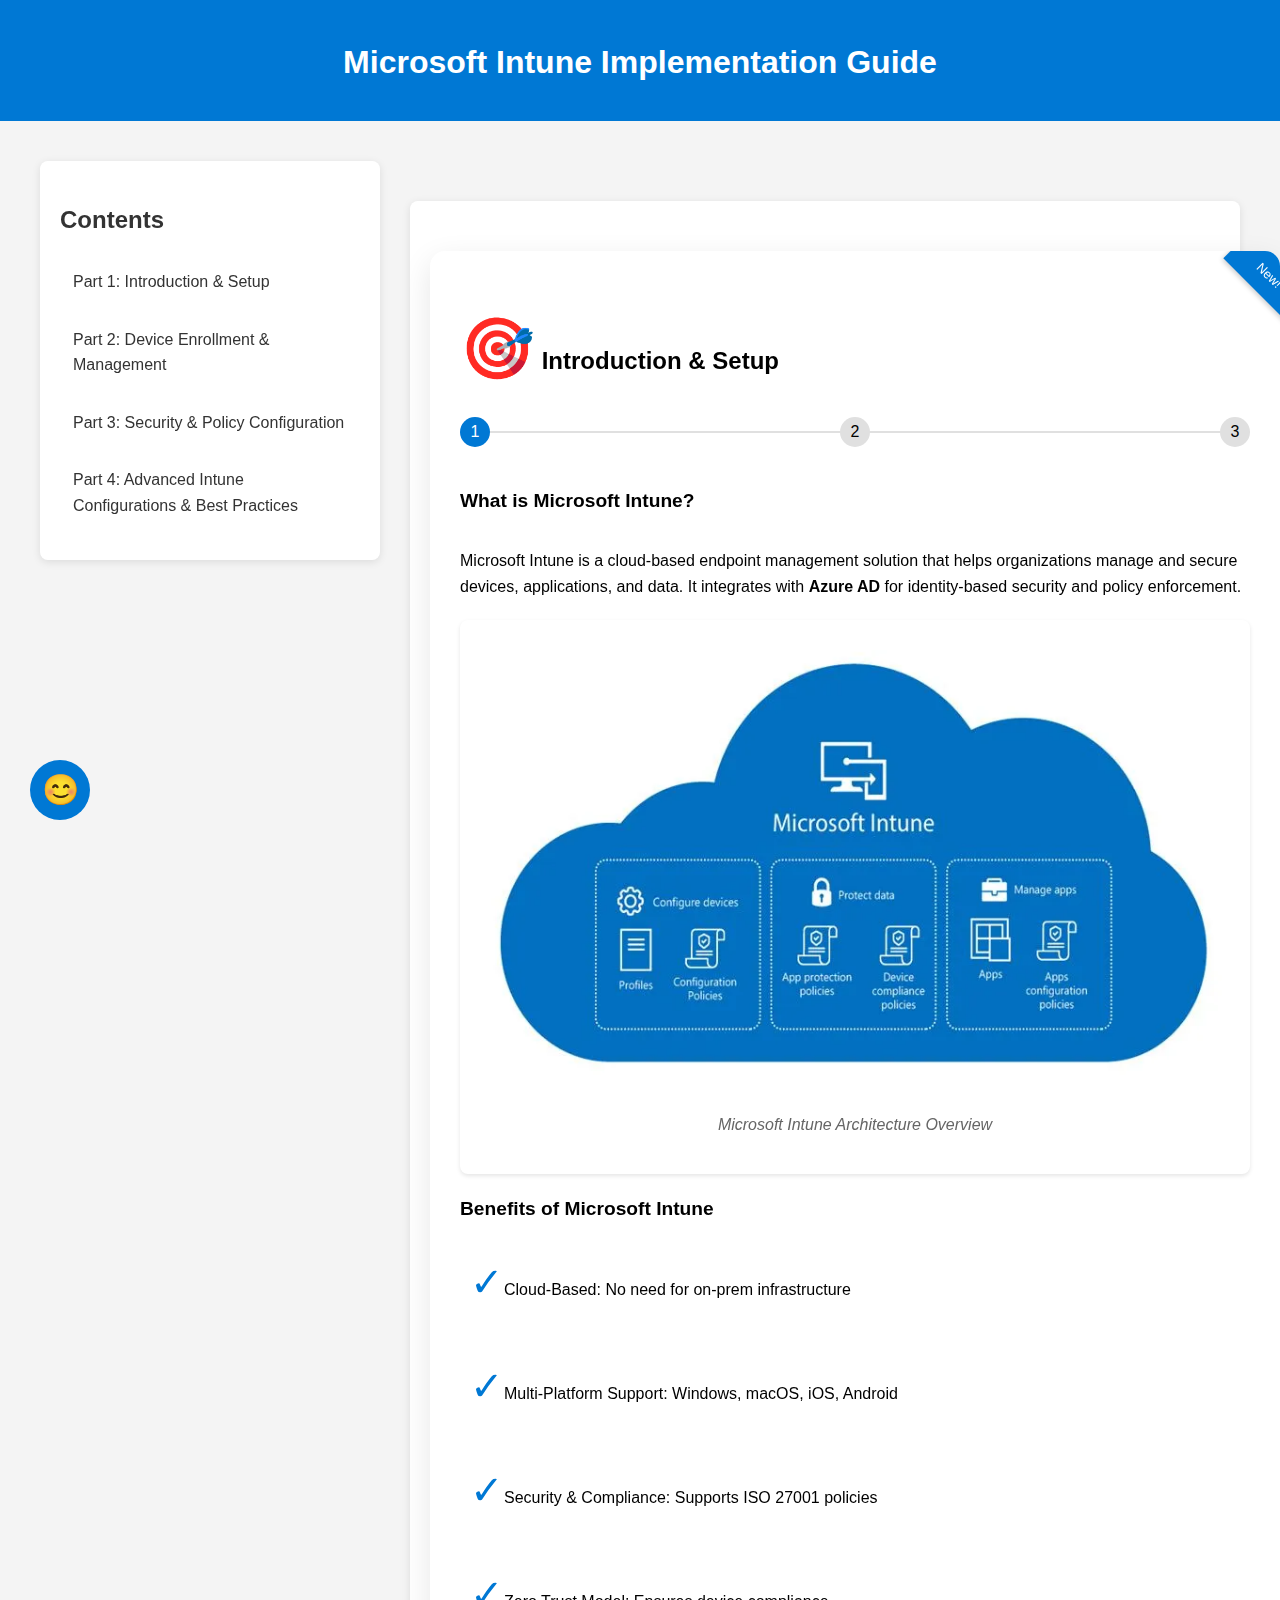
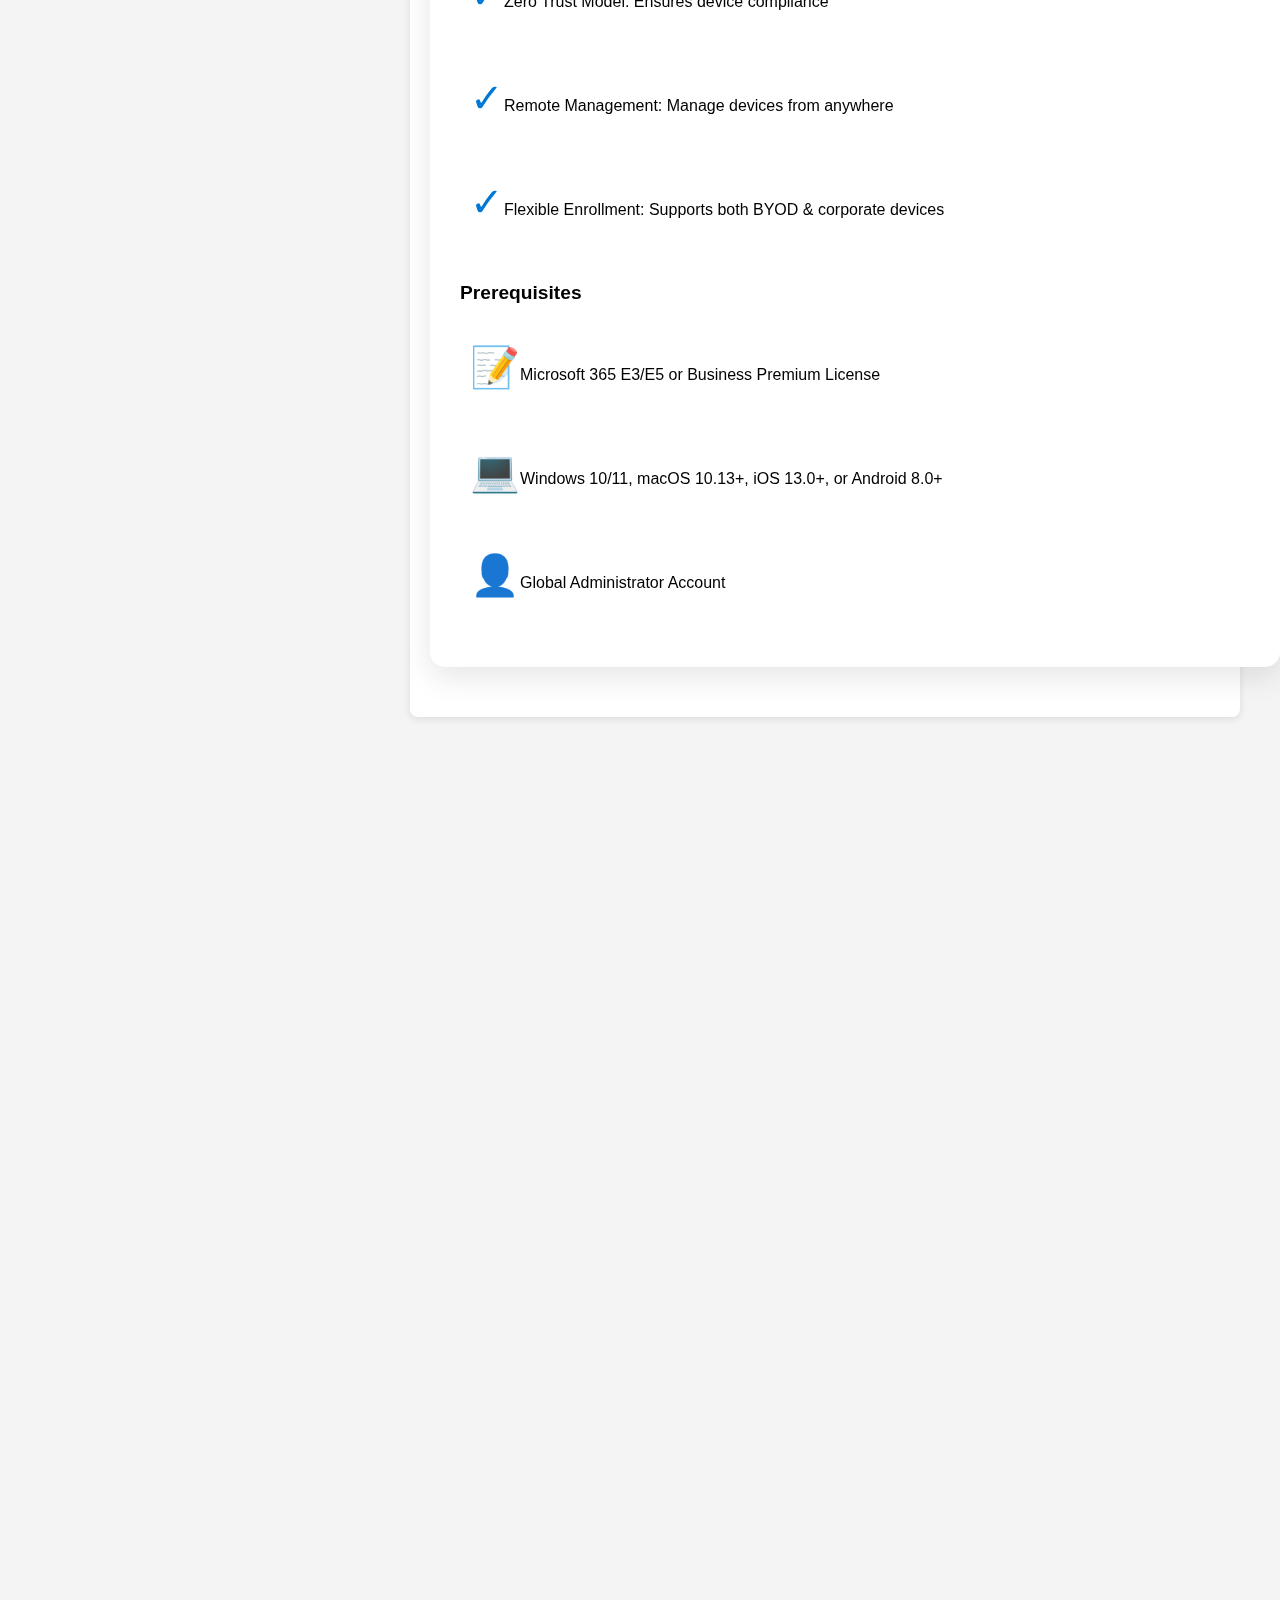
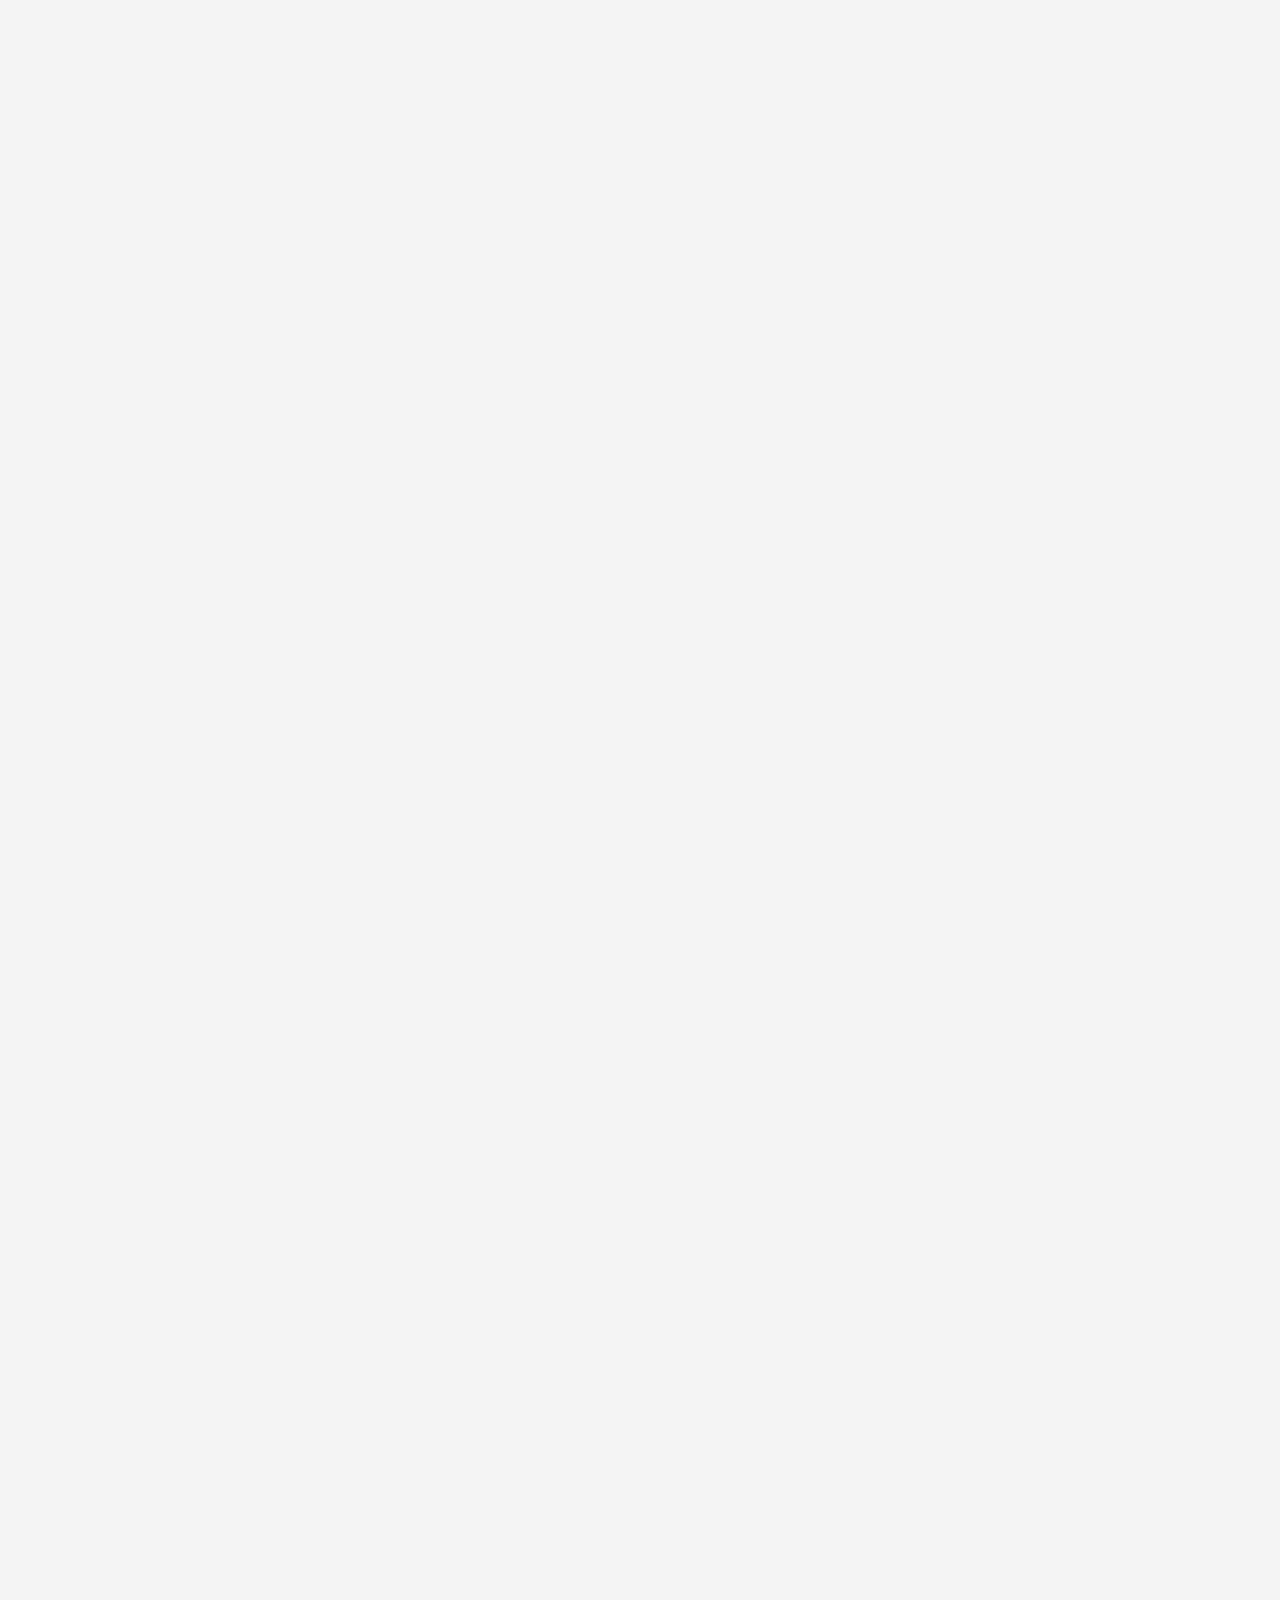
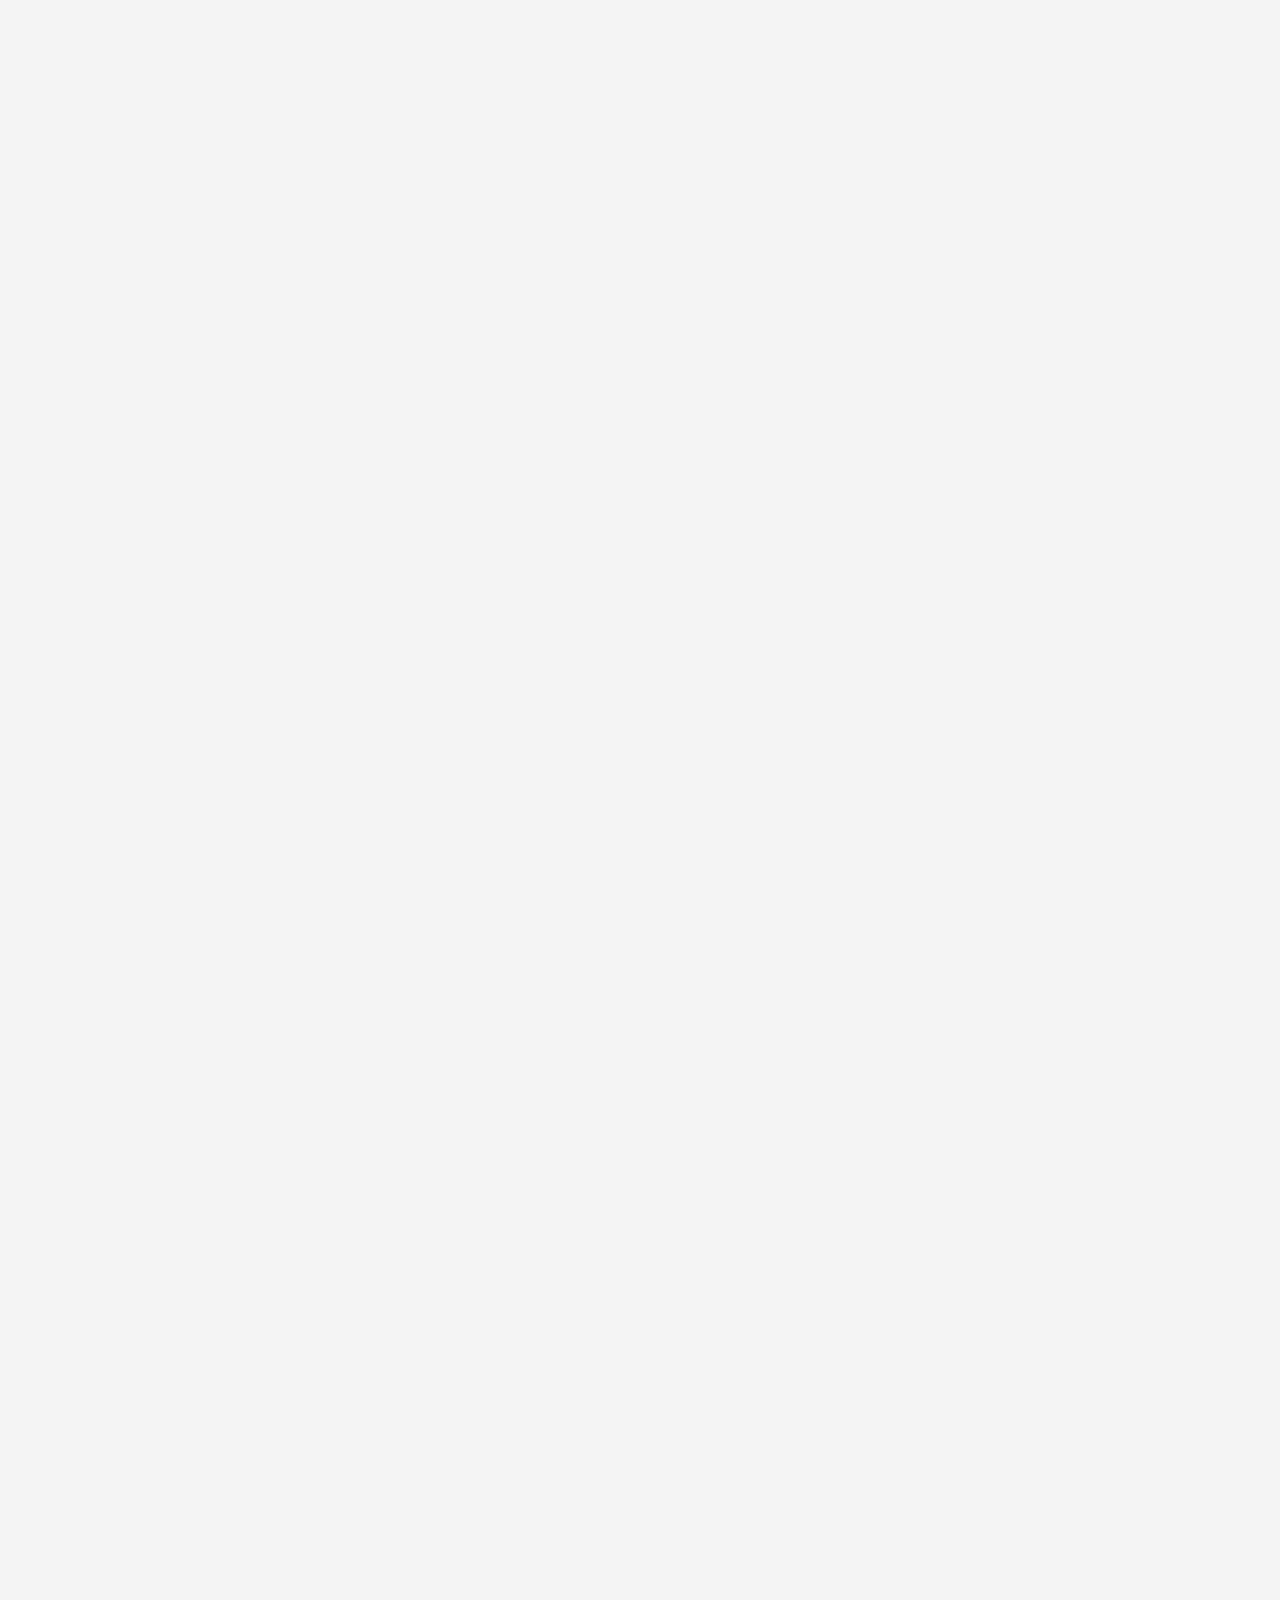
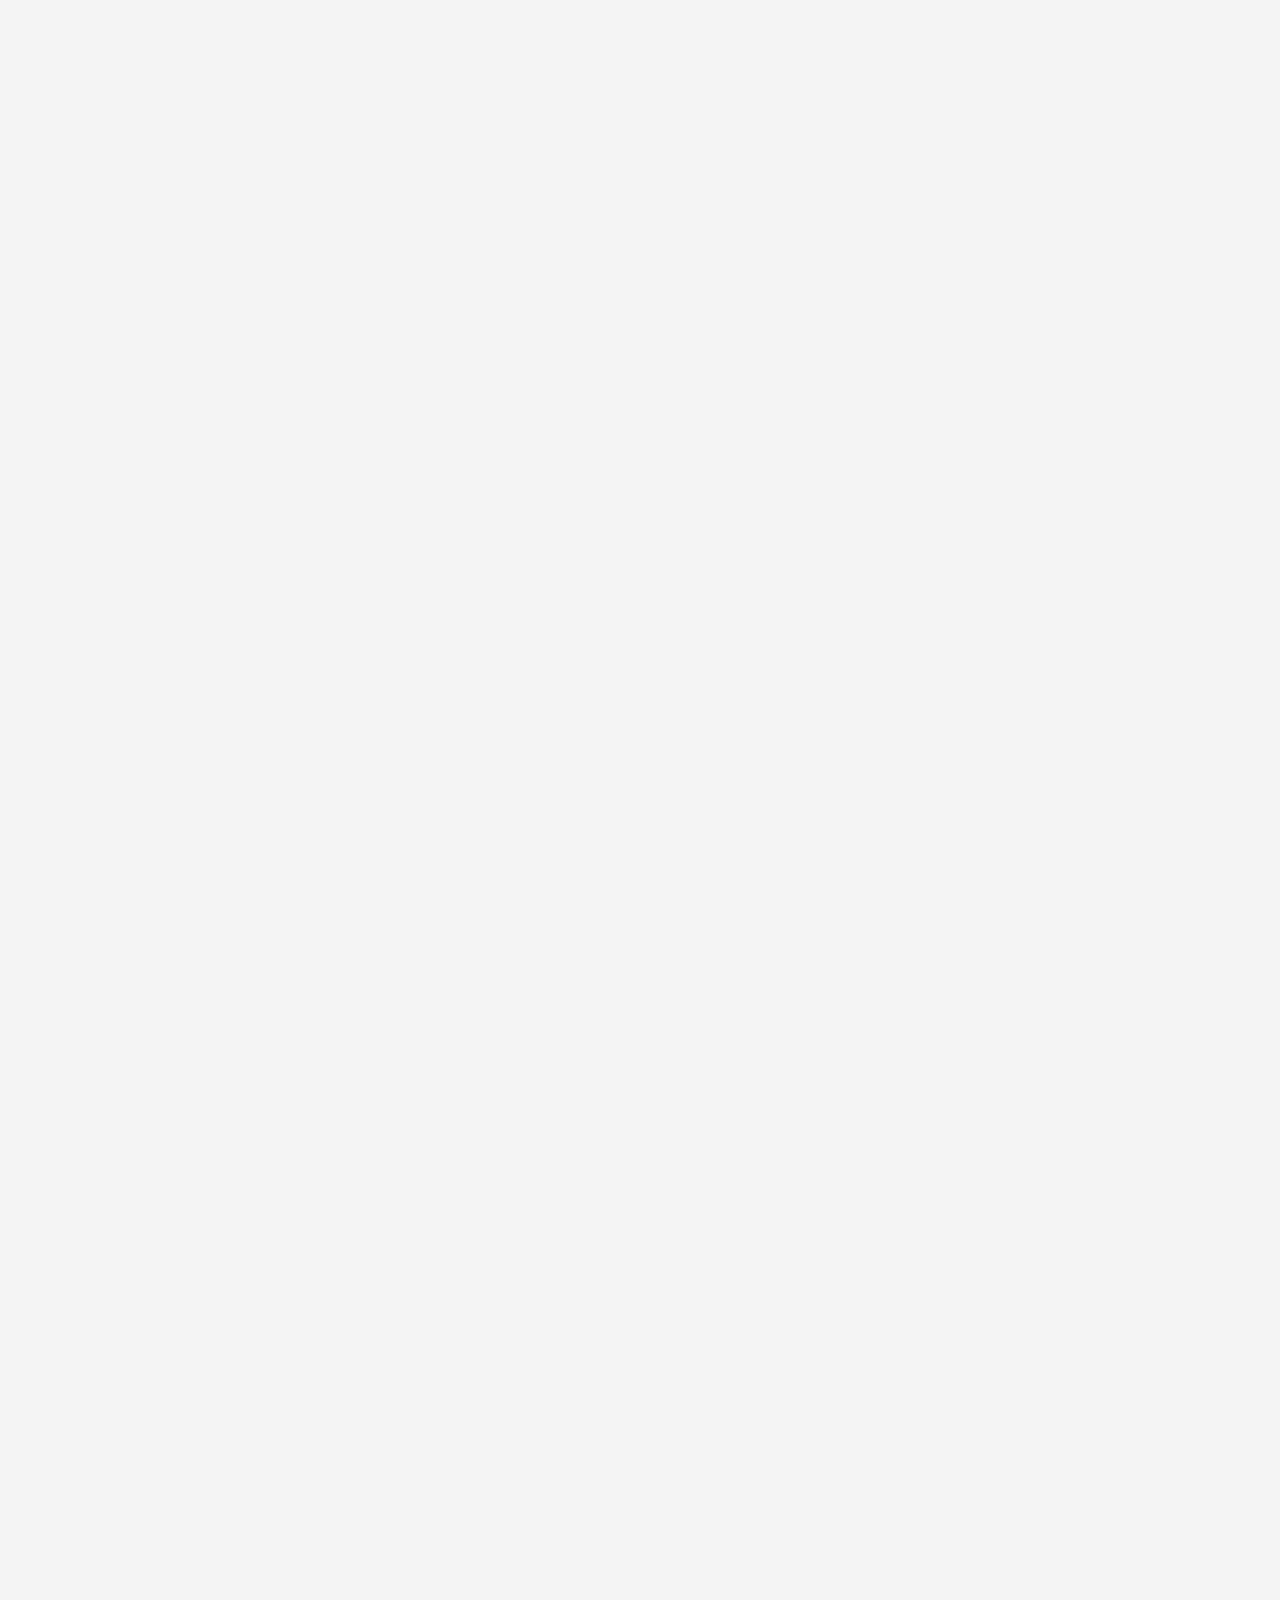
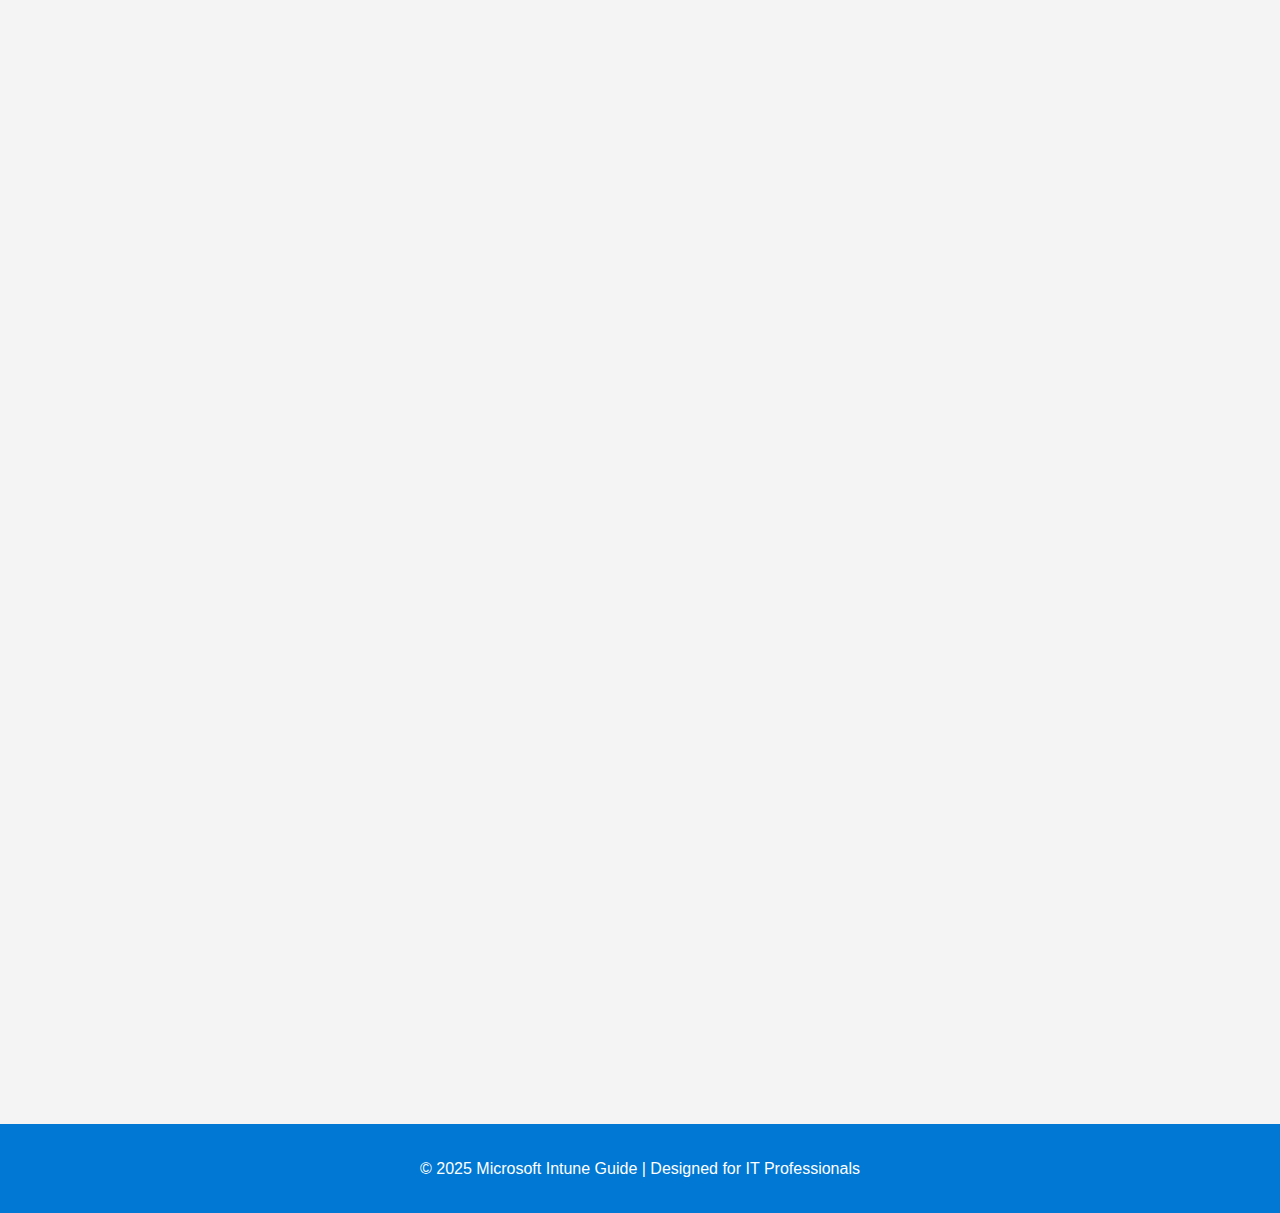
<file: index.html>
<!DOCTYPE html>
<html lang="en">
<head>
    <meta charset="UTF-8">
    <meta name="viewport" content="width=device-width, initial-scale=1.0">
    <title>Microsoft Intune Implementation Guide</title>
    <style>
        html {
            scroll-padding-top: 100px;
            scroll-behavior: smooth;
        }
        body {
            font-family: Arial, sans-serif;
            line-height: 1.6;
            margin: 0;
            padding: 0;
            background-color: #f4f4f4;
        }

        header {
            background: #0078d4;
            color: white;
            padding: 1rem 0;
            text-align: center;
            width: 100%;
            position: sticky;
            top: 0;
            z-index: 1000;
            margin-bottom: 15px;
        }
        footer {
            background: #0078d4;
            color: white;
            text-align: center;
            padding: 1rem 0;
            width: 100%;
            margin-top: 20px;
        }
        .container {
            display: flex;
            width: 100%;
            max-width: 1200px;
            margin: 0 auto;
            padding: 20px;
            gap: 30px;
            margin-top: 20px;
        }

        .side-nav {
            position: sticky;
            top: 100px;
            width: 300px;
            height: fit-content;
            padding: 20px;
            background: white;
            border-radius: 8px;
            box-shadow: 0 2px 8px rgba(0, 0, 0, 0.1);
        }

        .side-nav h2 {
            color: #333;
            margin-bottom: 20px;
        }

        .side-nav ul {
            list-style: none;
            padding: 0;
            margin: 0;
        }

        .side-nav li {
            margin-bottom: 12px;
            background: none;
            border: none;
            padding: 0;
        }

        .side-nav a {
            display: block;
            padding: 10px;
            color: #333;
            text-decoration: none;
            border-radius: 4px;
            transition: all 0.3s ease;
            border-left: 3px solid transparent;
        }

        .side-nav a:hover {
            background: #f0f9ff;
            border-left-color: #0078d4;
            color: #0078d4;
        }

        .main-content {
            flex: 1;
            min-width: 0;
            padding-top: 20px;
        }

        section {
            scroll-margin-top: 100px;
            background: white;
            padding: 20px;
            margin-bottom: 20px;
            border-radius: 8px;
            box-shadow: 0 2px 8px rgba(0, 0, 0, 0.1);
        }

        section:first-child {
            margin-top: 20px;
        }

        @media (max-width: 1024px) {
            .container {
                flex-direction: column;
            }
            
            .side-nav {
                position: relative;
                top: 0;
                width: auto;
                margin-bottom: 20px;
            }
        }
        h1, h2, h3 {
            margin-bottom: 1rem;
        }
        h1 {
            font-size: 2rem;
        }
        h2 {
            font-size: 1.5rem;
        }
        h3 {
            font-size: 1.2rem;
        }
        ul {
            list-style: none;
            padding: 0;
        }
        ul li {
            background: #f4f4f4;
            margin: 0.5rem 0;
            padding: 0.5rem;
            border-left: 5px solid #0078d4;
        }
        table {
            width: 100%;
            border-collapse: collapse;
            margin: 1rem 0;
        }
        table, th, td {
            border: 1px solid #ddd;
        }
        th, td {
            padding: 0.5rem;
            text-align: left;
        }
        .emoji {
            font-size: 1.5rem;
            margin-right: 0.5rem;
        }
        .diagram-container {
            background: white;
            padding: 20px;
            border-radius: 8px;
            margin: 20px 0;
            box-shadow: 0 2px 4px rgba(0,0,0,0.1);
            text-align: center;
        }
        
        .diagram-container img {
            max-width: 100%;
            height: auto;
            margin: 10px 0;
        }
        
        .diagram-caption {
            font-style: italic;
            color: #666;
            margin-top: 10px;
        }

        /* Smooth Reveal Animation */
        .reveal {
            opacity: 0;
            transform: translateY(30px);
            transition: all 1s ease;
        }

        .reveal.active {
            opacity: 1;
            transform: translateY(0);
        }

        /* Staggered List Animation */
        .stagger-list li {
            opacity: 0;
            transform: translateX(-20px);
            transition: all 0.6s ease;
        }

        .stagger-list.active li {
            opacity: 1;
            transform: translateX(0);
        }

        .stagger-list.active li:nth-child(1) { transition-delay: 0.1s; }
        .stagger-list.active li:nth-child(2) { transition-delay: 0.2s; }
        .stagger-list.active li:nth-child(3) { transition-delay: 0.3s; }
        .stagger-list.active li:nth-child(4) { transition-delay: 0.4s; }
        .stagger-list.active li:nth-child(5) { transition-delay: 0.5s; }
        .stagger-list.active li:nth-child(6) { transition-delay: 0.6s; }

        /* Progress Bar */
        .progress-bar {
            position: fixed;
            top: 0;
            left: 0;
            width: 0%;
            height: 4px;
            background: linear-gradient(to right, #0078d4, #00a4ef);
            z-index: 1001;
            transition: width 0.2s ease;
        }

        /* Enhanced Diagram Container Animation */
        .diagram-container {
            opacity: 0;
            transform: scale(0.95);
            transition: all 0.8s ease;
        }

        .diagram-container.active {
            opacity: 1;
            transform: scale(1);
        }

        /* Smooth Section Transitions */
        section {
            transition: all 0.5s ease;
        }

        section:hover {
            transform: translateY(-5px);
        }

        /* Active Navigation Indicator */
        .side-nav a.active {
            background: #f0f9ff;
            border-left-color: #0078d4;
            color: #0078d4;
            transform: translateX(10px);
            transition: all 0.3s ease;
        }

        /* Scroll To Top Button */
        .scroll-to-top {
            position: fixed;
            bottom: 30px;
            right: 30px;
            background: #0078d4;
            color: white;
            width: 50px;
            height: 50px;
            border-radius: 50%;
            display: flex;
            justify-content: center;
            align-items: center;
            cursor: pointer;
            opacity: 0;
            visibility: hidden;
            transform: translateY(20px);
            transition: all 0.3s ease;
            box-shadow: 0 2px 10px rgba(0, 0, 0, 0.1);
            z-index: 1000;
        }

        .scroll-to-top.visible {
            opacity: 1;
            visibility: visible;
            transform: translateY(0);
        }

        .scroll-to-top:hover {
            background: #006cbd;
            transform: translateY(-3px);
            box-shadow: 0 4px 15px rgba(0, 0, 0, 0.2);
        }

        /* Arrow Animation */
        .scroll-to-top .arrow {
            border: solid white;
            border-width: 0 3px 3px 0;
            display: inline-block;
            padding: 5px;
            transform: rotate(-135deg);
            transition: transform 0.3s ease;
        }

        .scroll-to-top:hover .arrow {
            transform: rotate(-135deg) translateY(-3px);
        }

        /* Animated Character Styles */
        .animated-character {
            position: fixed;
            bottom: 80px;
            left: 30px;
            z-index: 999;
            display: flex;
            align-items: center;
            gap: 15px;
            transition: all 0.3s ease;
        }

        .character {
            width: 60px;
            height: 60px;
            background: #0078d4;
            border-radius: 50%;
            position: relative;
            animation: bounce 2s ease-in-out infinite;
        }

        .character::before {  /* Face */
            content: '😊';
            position: absolute;
            font-size: 30px;
            top: 50%;
            left: 50%;
            transform: translate(-50%, -50%);
        }

        .speech-bubble {
            background: white;
            padding: 10px 15px;
            border-radius: 20px;
            box-shadow: 0 2px 10px rgba(0,0,0,0.1);
            position: relative;
            opacity: 0;
            transform: translateX(-20px);
            transition: all 0.3s ease;
        }

        .speech-bubble::before {  /* Speech bubble tail */
            content: '';
            position: absolute;
            left: -10px;
            top: 50%;
            transform: translateY(-50%);
            border-top: 8px solid transparent;
            border-bottom: 8px solid transparent;
            border-right: 10px solid white;
        }

        .animated-character:hover .speech-bubble {
            opacity: 1;
            transform: translateX(0);
        }

        @keyframes bounce {
            0%, 100% {
                transform: translateY(0);
            }
            50% {
                transform: translateY(-10px);
            }
        }

        @keyframes wave {
            0%, 100% {
                transform: rotate(0deg);
            }
            25% {
                transform: rotate(-10deg);
            }
            75% {
                transform: rotate(10deg);
            }
        }

        .character.waving::before {
            animation: wave 1s ease-in-out;
        }

        /* Slide-like Card Structure */
        .slide-card {
            background: white;
            border-radius: 15px;
            padding: 30px;
            margin: 30px 0;
            box-shadow: 0 10px 30px rgba(0, 0, 0, 0.1);
            transform: translateY(20px);
            opacity: 0;
            transition: all 0.6s cubic-bezier(0.4, 0, 0.2, 1);
            position: relative;
            overflow: hidden;
            width: 100%;
            display: block;
        }

        .slide-card.active {
            transform: translateY(0);
            opacity: 1;
        }

        /* Fun Corner Ribbon */
        .ribbon {
            position: absolute;
            top: 0;
            right: 0;
            padding: 10px 30px;
            background: #0078d4;
            color: white;
            transform: rotate(45deg) translateX(30%) translateY(-50%);
            font-size: 0.8em;
            box-shadow: 0 2px 5px rgba(0,0,0,0.2);
        }

        /* Interactive Icons */
        .feature-icon {
            font-size: 2.5em;
            margin-bottom: 15px;
            color: #0078d4;
            transition: transform 0.3s ease;
        }

        .feature-icon:hover {
            transform: scale(1.2) rotate(10deg);
        }

        /* Fun Progress Indicators */
        .progress-steps {
            display: flex;
            justify-content: space-between;
            margin: 20px 0;
            position: relative;
        }

        .progress-step {
            width: 30px;
            height: 30px;
            border-radius: 50%;
            background: #e0e0e0;
            display: flex;
            align-items: center;
            justify-content: center;
            position: relative;
            z-index: 1;
        }

        .progress-step.active {
            background: #0078d4;
            color: white;
        }

        .progress-line {
            position: absolute;
            top: 50%;
            left: 0;
            right: 0;
            height: 2px;
            background: #e0e0e0;
            transform: translateY(-50%);
            z-index: 0;
        }

        /* Fun Tooltips */
        .tooltip-container {
            position: relative;
            display: inline-block;
        }

        .tooltip-text {
            position: absolute;
            bottom: 100%;
            left: 50%;
            transform: translateX(-50%);
            background: #333;
            color: white;
            padding: 5px 10px;
            border-radius: 5px;
            font-size: 0.8em;
            opacity: 0;
            visibility: hidden;
            transition: all 0.3s ease;
            white-space: nowrap;
        }

        .tooltip-container:hover .tooltip-text {
            opacity: 1;
            visibility: visible;
            transform: translateX(-50%) translateY(-5px);
        }

        /* Interactive Checklist */
        .checklist-item {
            display: flex;
            align-items: center;
            padding: 10px;
            margin: 5px 0;
            border-radius: 8px;
            transition: all 0.3s ease;
            cursor: pointer;
        }

        .checklist-item:hover {
            background: #f0f9ff;
            transform: translateX(10px);
        }

        .checklist-item.completed {
            background: #e8f5e9;
            color: #2e7d32;
        }

        /* Fun Loading Animations */
        .loading-spinner {
            width: 40px;
            height: 40px;
            border: 4px solid #f3f3f3;
            border-top: 4px solid #0078d4;
            border-radius: 50%;
            animation: spin 1s linear infinite;
        }

        @keyframes spin {
            0% { transform: rotate(0deg); }
            100% { transform: rotate(360deg); }
        }

        /* Tab Navigation */
        .tab-container {
            margin-top: 30px;
        }

        .tab-nav {
            display: flex;
            gap: 10px;
            margin-bottom: 20px;
        }

        .tab-btn {
            padding: 12px 24px;
            border: none;
            background: #f5f5f5;
            border-radius: 8px;
            cursor: pointer;
            transition: all 0.3s ease;
            display: flex;
            align-items: center;
            gap: 8px;
        }

        .tab-btn.active {
            background: #0078d4;
            color: white;
        }

        .tab-icon {
            font-size: 1.2em;
        }

        /* Tab Content */
        .tab-content {
            display: none;
            animation: fadeIn 0.5s ease;
        }

        .tab-content.active {
            display: block;
        }

        /* Feature Cards */
        .feature-card {
            background: white;
            border-radius: 12px;
            padding: 20px;
            margin: 20px 0;
            box-shadow: 0 4px 12px rgba(0,0,0,0.1);
        }

        .card-header {
            display: flex;
            align-items: center;
            gap: 12px;
            margin-bottom: 20px;
        }

        /* Implementation Steps */
        .implementation-steps {
            display: grid;
            grid-template-columns: repeat(auto-fit, minmax(250px, 1fr));
            gap: 20px;
            margin-top: 20px;
        }

        .step-card {
            background: #f8f9fa;
            padding: 20px;
            border-radius: 8px;
            position: relative;
        }

        .step-number {
            position: absolute;
            top: -10px;
            left: -10px;
            width: 30px;
            height: 30px;
            background: #0078d4;
            color: white;
            border-radius: 50%;
            display: flex;
            align-items: center;
            justify-content: center;
        }

        /* App Deployment Grid */
        .app-deployment-grid {
            display: grid;
            grid-template-columns: repeat(auto-fit, minmax(200px, 1fr));
            gap: 20px;
        }

        .app-type-card {
            background: #f8f9fa;
            padding: 20px;
            border-radius: 8px;
            text-align: center;
            transition: all 0.3s ease;
            cursor: pointer;
        }

        .app-type-card:hover {
            transform: translateY(-5px);
            box-shadow: 0 4px 15px rgba(0,0,0,0.1);
        }

        .app-icon {
            font-size: 2em;
            margin-bottom: 10px;
            display: block;
        }

        /* Monitoring Dashboard */
        .monitoring-dashboard {
            display: grid;
            grid-template-columns: repeat(auto-fit, minmax(200px, 1fr));
            gap: 20px;
        }

        .metric-card {
            background: #f8f9fa;
            padding: 20px;
            border-radius: 8px;
        }

        .metric-chart {
            margin-top: 15px;
            background: #e9ecef;
            border-radius: 4px;
            overflow: hidden;
        }

        .chart-bar {
            width: var(--percentage);
            height: 24px;
            background: #0078d4;
            color: white;
            display: flex;
            align-items: center;
            justify-content: center;
            transition: width 1s ease;
        }

        @keyframes fadeIn {
            from { opacity: 0; transform: translateY(10px); }
            to { opacity: 1; transform: translateY(0); }
        }

        /* Security Dashboard */
        .security-dashboard {
            display: grid;
            grid-template-columns: repeat(auto-fit, minmax(200px, 1fr));
            gap: 20px;
            margin: 20px 0;
        }

        .security-card {
            background: #f8f9fa;
            padding: 20px;
            border-radius: 12px;
            text-align: center;
            transition: transform 0.3s ease;
        }

        .security-card:hover {
            transform: translateY(-5px);
        }

        .security-icon {
            font-size: 2em;
            margin-bottom: 10px;
        }

        .security-meter {
            background: #e9ecef;
            height: 10px;
            border-radius: 5px;
            margin: 10px 0;
            overflow: hidden;
        }

        .meter-fill {
            height: 100%;
            background: linear-gradient(to right, #0078d4, #00a4ef);
            transition: width 1s ease;
        }

        /* Policy Tabs */
        .policy-tabs {
            display: flex;
            gap: 10px;
            margin: 20px 0;
        }

        .policy-tab {
            padding: 10px 20px;
            border: none;
            background: #f5f5f5;
            border-radius: 8px;
            cursor: pointer;
            transition: all 0.3s ease;
            display: flex;
            align-items: center;
            gap: 8px;
        }

        .policy-tab.active {
            background: #0078d4;
            color: white;
        }

        /* Access Flow Diagram */
        .access-flow-diagram {
            display: flex;
            align-items: center;
            justify-content: center;
            gap: 20px;
            margin: 30px 0;
        }

        .flow-step {
            text-align: center;
        }

        .step-icon {
            font-size: 2em;
            margin-bottom: 10px;
        }

        /* Protection Grid */
        .protection-grid {
            display: grid;
            grid-template-columns: repeat(auto-fit, minmax(150px, 1fr));
            gap: 20px;
            margin: 20px 0;
        }

        .protection-item {
            background: #f8f9fa;
            padding: 20px;
            border-radius: 8px;
            text-align: center;
            transition: all 0.3s ease;
        }

        .protection-item:hover {
            transform: translateY(-5px);
            box-shadow: 0 4px 15px rgba(0,0,0,0.1);
        }
    </style>
</head>
<body>
    <header>
        <h1>Microsoft Intune Implementation Guide</h1>
    </header>
    
    <div class="container">
        <nav class="side-nav">
            <h2>Contents</h2>
            <ul>
                <li><a href="#part1">Part 1: Introduction & Setup</a></li>
                <li><a href="#part2">Part 2: Device Enrollment & Management</a></li>
                <li><a href="#part3">Part 3: Security & Policy Configuration</a></li>
                <li><a href="#part4">Part 4: Advanced Intune Configurations & Best Practices</a></li>
            </ul>
        </nav>
        
        <div class="main-content">
            <section id="part1" class="reveal">
                <div class="slide-card">
                    <div class="ribbon">New!</div>
                    <h2>
                        <span class="feature-icon">🎯</span>
                        Introduction & Setup
                    </h2>
                    
                    <div class="progress-steps">
                        <div class="progress-line"></div>
                        <div class="progress-step active">1</div>
                        <div class="progress-step">2</div>
                        <div class="progress-step">3</div>
                    </div>

                    <div class="tooltip-container">
                        <h3>What is Microsoft Intune?</h3>
                        <div class="tooltip-text">Click to learn more!</div>
                    </div>
                    
                    <p>Microsoft Intune is a cloud-based endpoint management solution that helps organizations manage and secure devices, applications, and data. It integrates with <strong>Azure AD</strong> for identity-based security and policy enforcement.</p>

                    <div class="diagram-container">
                        <img src="/images/intune-architecture.png" alt="Microsoft Intune Overview Architecture" />
                        <p class="diagram-caption">Microsoft Intune Architecture Overview</p>
                    </div>

                    <h3>Benefits of Microsoft Intune</h3>
                    <div class="checklist-item" onclick="this.classList.toggle('completed')">
                        <span class="feature-icon">✓</span>
                        <span>Cloud-Based: No need for on-prem infrastructure</span>
                    </div>
                    <div class="checklist-item" onclick="this.classList.toggle('completed')">
                        <span class="feature-icon">✓</span>
                        <span>Multi-Platform Support: Windows, macOS, iOS, Android</span>
                    </div>
                    <div class="checklist-item" onclick="this.classList.toggle('completed')">
                        <span class="feature-icon">✓</span>
                        <span>Security & Compliance: Supports ISO 27001 policies</span>
                    </div>
                    <div class="checklist-item" onclick="this.classList.toggle('completed')">
                        <span class="feature-icon">✓</span>
                        <span>Zero Trust Model: Ensures device compliance</span>
                    </div>
                    <div class="checklist-item" onclick="this.classList.toggle('completed')">
                        <span class="feature-icon">✓</span>
                        <span>Remote Management: Manage devices from anywhere</span>
                    </div>
                    <div class="checklist-item" onclick="this.classList.toggle('completed')">
                        <span class="feature-icon">✓</span>
                        <span>Flexible Enrollment: Supports both BYOD & corporate devices</span>
                    </div>

                    <h3>Prerequisites</h3>
                    <div class="checklist-item" onclick="this.classList.toggle('completed')">
                        <span class="feature-icon">📝</span>
                        <span>Microsoft 365 E3/E5 or Business Premium License</span>
                    </div>
                    <div class="checklist-item" onclick="this.classList.toggle('completed')">
                        <span class="feature-icon">💻</span>
                        <span>Windows 10/11, macOS 10.13+, iOS 13.0+, or Android 8.0+</span>
                    </div>
                    <div class="checklist-item" onclick="this.classList.toggle('completed')">
                        <span class="feature-icon">👤</span>
                        <span>Global Administrator Account</span>
                    </div>
                </div>
            </section>
            <section id="part2" class="reveal">
                <div class="slide-card">
                    <div class="ribbon">Important</div>
                    <h2>
                        <span class="feature-icon">📱</span>
                        Device Enrollment & Management
                    </h2>

                    <div class="progress-steps">
                        <div class="progress-line"></div>
                        <div class="progress-step">1</div>
                        <div class="progress-step active">2</div>
                        <div class="progress-step">3</div>
                    </div>

                    <div class="tooltip-container">
                        <h3>1️⃣ Understanding BYOD vs Corporate-Owned Devices</h3>
                        <div class="tooltip-text">Compare device management approaches</div>
                    </div>

                    <table>
                        <thead>
                            <tr>
                                <th>Feature</th>
                                <th>BYOD (Bring Your Own Device)</th>
                                <th>Corporate-Owned</th>
                            </tr>
                        </thead>
                        <tbody>
                            <tr>
                                <td>Ownership</td>
                                <td>Employee</td>
                                <td>Company</td>
                            </tr>
                            <tr>
                                <td>Management Level</td>
                                <td>Limited (Work Profile)</td>
                                <td>Full Control</td>
                            </tr>
                            <tr>
                                <td>Data Separation</td>
                                <td>Personal & Work Data Split</td>
                                <td>No Personal Data</td>
                            </tr>
                            <tr>
                                <td>Security Restrictions</td>
                                <td>Moderate</td>
                                <td>Strict Policies Applied</td>
                            </tr>
                            <tr>
                                <td>Enrollment Type</td>
                                <td>User Self-Enroll</td>
                                <td>IT Provisioned</td>
                            </tr>
                            <tr>
                                <td>Device Wipe</td>
                                <td>Only Work Data</td>
                                <td>Full Wipe Possible</td>
                            </tr>
                        </tbody>
                    </table>

                    <div class="diagram-container">
                        <img src="/images/enrollment-flow.png" alt="Device Enrollment Flow" />
                        <p class="diagram-caption">Device Enrollment Process Flow</p>
                    </div>

                    <div class="tooltip-container">
                        <h3>2️⃣ Enrollment Methods</h3>
                        <div class="tooltip-text">Choose the right enrollment method</div>
                    </div>

                    <h4>🔹 BYOD Enrollment (Self-Enrolled by User)</h4>
                    <div class="checklist-item" onclick="this.classList.toggle('completed')">
                        <span class="feature-icon">1️⃣</span>
                        <span>User logs in to <a href="https://portal.manage.microsoft.com/">Intune Company Portal</a></span>
                    </div>
                    <div class="checklist-item" onclick="this.classList.toggle('completed')">
                        <span class="feature-icon">2️⃣</span>
                        <span>Downloads & Installs the <strong>Company Portal app</strong></span>
                    </div>
                    <div class="checklist-item" onclick="this.classList.toggle('completed')">
                        <span class="feature-icon">3️⃣</span>
                        <span>Launches app and signs in with credentials</span>
                    </div>
                    <div class="checklist-item" onclick="this.classList.toggle('completed')">
                        <span class="feature-icon">4️⃣</span>
                        <span>Follows enrollment steps, grants permissions</span>
                    </div>
                    <div class="checklist-item" onclick="this.classList.toggle('completed')">
                        <span class="feature-icon">5️⃣</span>
                        <span>Device policies are applied automatically</span>
                    </div>

                    <h4>🔹 Corporate-Owned Enrollment (IT-Managed)</h4>
                    <div class="checklist-item" onclick="this.classList.toggle('completed')">
                        <span class="feature-icon">👨‍💻</span>
                        <span>IT admin signs in to <strong>Intune Admin Center</strong></span>
                    </div>
                    <div class="checklist-item" onclick="this.classList.toggle('completed')">
                        <span class="feature-icon">📝</span>
                        <span>Adds device serial numbers under <strong>Enrollment Program Tokens</strong></span>
                    </div>
                    <div class="checklist-item" onclick="this.classList.toggle('completed')">
                        <span class="feature-icon">⚙️</span>
                        <span>Pre-configures settings for different platforms:</span>
                        <ul class="stagger-list">
                            <li><strong>Windows Autopilot</strong> for Windows devices</li>
                            <li><strong>Apple Business Manager (ABM)</strong> for macOS/iOS devices</li>
                            <li><strong>Android Zero-Touch Enrollment</strong> for Android devices</li>
                        </ul>
                    </div>
                    <div class="checklist-item" onclick="this.classList.toggle('completed')">
                        <span class="feature-icon">🚀</span>
                        <span>Devices enroll automatically upon first boot</span>
                    </div>
                    <div class="checklist-item" onclick="this.classList.toggle('completed')">
                        <span class="feature-icon">✅</span>
                        <span>Company policies and settings are applied automatically</span>
                    </div>

                    <h4>🔹 Serial Number-Based Restrictions</h4>
                    <div class="checklist-item" onclick="this.classList.toggle('completed')">
                        <span class="feature-icon">📋</span>
                        <span>Navigate to <strong>Endpoint Manager > Devices > Enrollment Restrictions</strong></span>
                    </div>
                    <div class="checklist-item" onclick="this.classList.toggle('completed')">
                        <span class="feature-icon">➕</span>
                        <span>Create new restriction for <strong>Device Type Restrictions</strong></span>
                    </div>
                    <div class="checklist-item" onclick="this.classList.toggle('completed')">
                        <span class="feature-icon">📱</span>
                        <span>Define approved or blocked serial numbers</span>
                    </div>
                    <div class="checklist-item" onclick="this.classList.toggle('completed')">
                        <span class="feature-icon">👥</span>
                        <span>Apply restrictions to relevant user groups</span>
                    </div>
                    <div class="checklist-item" onclick="this.classList.toggle('completed')">
                        <span class="feature-icon">🔒</span>
                        <span>Block unauthorized device enrollments</span>
                    </div>
                </div>
            </section>
            <section id="part3" class="reveal">
                <div class="slide-card">
                    <div class="ribbon">Security</div>
                    <h2>
                        <span class="feature-icon">🔒</span>
                        Security & Policy Configuration
                    </h2>

                    <div class="progress-steps">
                        <div class="progress-line"></div>
                        <div class="progress-step">1</div>
                        <div class="progress-step">2</div>
                        <div class="progress-step active">3</div>
                    </div>

                    <!-- Security Dashboard Cards -->
                    <div class="security-dashboard">
                        <div class="security-card">
                            <div class="security-icon">🛡️</div>
                            <h4>Device Compliance</h4>
                            <div class="security-meter">
                                <div class="meter-fill" style="width: 85%"></div>
                            </div>
                            <span class="meter-value">85% Compliant</span>
                        </div>
                        <div class="security-card">
                            <div class="security-icon">🔐</div>
                            <h4>Policy Coverage</h4>
                            <div class="security-meter">
                                <div class="meter-fill" style="width: 92%"></div>
                            </div>
                            <span class="meter-value">92% Coverage</span>
                        </div>
                    </div>

                    <!-- Interactive Policy Configuration -->
                    <div class="policy-container">
                        <div class="policy-tabs">
                            <button class="policy-tab active" data-policy="compliance">
                                <span class="tab-icon">📋</span>
                                Compliance
                            </button>
                            <button class="policy-tab" data-policy="access">
                                <span class="tab-icon">🔑</span>
                                Access
                            </button>
                            <button class="policy-tab" data-policy="protection">
                                <span class="tab-icon">🛡️</span>
                                Protection
                            </button>
                        </div>

                        <!-- Compliance Policy Content -->
                        <div class="policy-content active" id="compliance">
                            <div class="policy-card">
                                <h3>ISO 27001 Compliance Settings</h3>
                                <div class="compliance-checklist">
                                    <div class="checklist-item" onclick="this.classList.toggle('completed')">
                                        <span class="feature-icon">🔒</span>
                                        <span>Enable Device Encryption</span>
                                        <div class="item-details">
                                            <p>Requires BitLocker/FileVault activation</p>
                                        </div>
                                    </div>
                                    <div class="checklist-item" onclick="this.classList.toggle('completed')">
                                        <span class="feature-icon">🔑</span>
                                        <span>Password Complexity</span>
                                        <div class="item-details">
                                            <p>Minimum 8 characters, mixed case, numbers</p>
                                        </div>
                                    </div>
                                    <div class="checklist-item" onclick="this.classList.toggle('completed')">
                                        <span class="feature-icon">📱</span>
                                        <span>Block Compromised Devices</span>
                                        <div class="item-details">
                                            <p>Prevent rooted/jailbroken device access</p>
                                        </div>
                                    </div>
                                </div>
                            </div>
                        </div>

                        <!-- Access Control Content -->
                        <div class="policy-content" id="access">
                            <div class="policy-card">
                                <h3>Conditional Access Rules</h3>
                                <div class="access-flow-diagram">
                                    <div class="flow-step">
                                        <div class="step-icon">👤</div>
                                        <div class="step-text">User Login</div>
                                    </div>
                                    <div class="flow-arrow">➡️</div>
                                    <div class="flow-step">
                                        <div class="step-icon">📱</div>
                                        <div class="step-text">Device Check</div>
                                    </div>
                                    <div class="flow-arrow">➡️</div>
                                    <div class="flow-step">
                                        <div class="step-icon">✅</div>
                                        <div class="step-text">Access Grant</div>
                                    </div>
                                </div>
                            </div>
                        </div>

                        <!-- Protection Settings Content -->
                        <div class="policy-content" id="protection">
                            <div class="policy-card">
                                <h3>Endpoint Protection</h3>
                                <div class="protection-grid">
                                    <div class="protection-item">
                                        <span class="protection-icon">🛡️</span>
                                        <h4>Defender ATP</h4>
                                        <p>Real-time threat protection</p>
                                    </div>
                                    <div class="protection-item">
                                        <span class="protection-icon">🔍</span>
                                        <h4>Scanning</h4>
                                        <p>Regular malware scans</p>
                                    </div>
                                    <div class="protection-item">
                                        <span class="protection-icon">🚫</span>
                                        <h4>App Control</h4>
                                        <p>Application restrictions</p>
                                    </div>
                                </div>
                            </div>
                        </div>
                    </div>
                </div>
            </section>
            <section id="part4" class="reveal">
                <div class="slide-card">
                    <div class="ribbon">Advanced</div>
                    <h2>
                        <span class="feature-icon">⚡</span>
                        Advanced Configurations & Best Practices
                    </h2>

                    <div class="progress-steps">
                        <div class="progress-line"></div>
                        <div class="progress-step">1</div>
                        <div class="progress-step">2</div>
                        <div class="progress-step active">3</div>
                    </div>

                    <!-- Tabs Navigation -->
                    <div class="tab-container">
                        <div class="tab-nav">
                            <button class="tab-btn active" data-tab="autopilot">
                                <span class="tab-icon">🚀</span>
                                Autopilot
                            </button>
                            <button class="tab-btn" data-tab="apps">
                                <span class="tab-icon">📱</span>
                                Apps
                            </button>
                            <button class="tab-btn" data-tab="monitoring">
                                <span class="tab-icon">📊</span>
                                Monitoring
                            </button>
                        </div>

                        <!-- Tab Content -->
                        <div class="tab-content active" id="autopilot">
                            <div class="feature-card">
                                <div class="card-header">
                                    <span class="feature-icon">🖥️</span>
                                    <h3>Windows Autopilot</h3>
                                </div>
                                <div class="diagram-container">
                                    <img src="/images/autopilot-workflow.png" alt="Windows Autopilot Workflow" />
                                    <p class="diagram-caption">Windows Autopilot Deployment Workflow</p>
                                </div>
                                <div class="implementation-steps">
                                    <div class="step-card">
                                        <div class="step-number">1</div>
                                        <h4>Initial Setup</h4>
                                        <div class="checklist-item" onclick="this.classList.toggle('completed')">
                                            <span class="feature-icon">📋</span>
                                            <span>Configure Autopilot Deployment Profile</span>
                                        </div>
                                    </div>
                                    <div class="step-card">
                                        <div class="step-number">2</div>
                                        <h4>Device Registration</h4>
                                        <div class="checklist-item" onclick="this.classList.toggle('completed')">
                                            <span class="feature-icon">💻</span>
                                            <span>Register Hardware Hashes</span>
                                        </div>
                                    </div>
                                    <div class="step-card">
                                        <div class="step-number">3</div>
                                        <h4>Deployment</h4>
                                        <div class="checklist-item" onclick="this.classList.toggle('completed')">
                                            <span class="feature-icon">🚀</span>
                                            <span>Zero-Touch Deployment</span>
                                        </div>
                                    </div>
                                </div>
                            </div>
                        </div>

                        <div class="tab-content" id="apps">
                            <div class="feature-card">
                                <div class="card-header">
                                    <span class="feature-icon">📱</span>
                                    <h3>App Management</h3>
                                </div>
                                <div class="app-deployment-grid">
                                    <div class="app-type-card">
                                        <span class="app-icon">📦</span>
                                        <h4>Win32 Apps</h4>
                                        <p>Deploy traditional Windows applications</p>
                                        <div class="expandable-content">
                                            <ul class="feature-list">
                                                <li>Custom installation scripts</li>
                                                <li>Dependency management</li>
                                                <li>Requirements rules</li>
                                            </ul>
                                        </div>
                                    </div>
                                    <div class="app-type-card">
                                        <span class="app-icon">🔄</span>
                                        <h4>Store Apps</h4>
                                        <p>Microsoft Store applications</p>
                                    </div>
                                    <div class="app-type-card">
                                        <span class="app-icon">🌐</span>
                                        <h4>Web Apps</h4>
                                        <p>Deploy web applications</p>
                                    </div>
                                </div>
                            </div>
                        </div>

                        <div class="tab-content" id="monitoring">
                            <div class="feature-card">
                                <div class="card-header">
                                    <span class="feature-icon">📊</span>
                                    <h3>Monitoring & Analytics</h3>
                                </div>
                                <div class="monitoring-dashboard">
                                    <div class="metric-card">
                                        <div class="metric-header">Device Compliance</div>
                                        <div class="metric-chart">
                                            <div class="chart-bar" style="--percentage: 85%">85%</div>
                                        </div>
                                    </div>
                                    <div class="metric-card">
                                        <div class="metric-header">App Installation Success</div>
                                        <div class="metric-chart">
                                            <div class="chart-bar" style="--percentage: 92%">92%</div>
                                        </div>
                                    </div>
                                </div>
                            </div>
                        </div>
                    </div>
                </div>
            </section>
        </div>
    </div>
    <div class="progress-bar"></div>
    <div class="scroll-to-top">
        <i class="arrow"></i>
    </div>
    <div class="animated-character">
        <div class="character" id="joel"></div>
        <div class="speech-bubble">
            <strong>Hi, I'm Joel here!!!</strong>
        </div>
    </div>
    <script>
        document.addEventListener('DOMContentLoaded', function() {
            const observer = new IntersectionObserver((entries) => {
                entries.forEach(entry => {
                    if (entry.isIntersecting) {
                        entry.target.classList.add('active');
                    }
                });
            }, { threshold: 0.1 });

            // Update the observer to include slide-card
            document.querySelectorAll('.reveal, .stagger-list, .diagram-container, .slide-card').forEach(el => observer.observe(el));

            // Progress Bar
            window.addEventListener('scroll', () => {
                const winScroll = document.body.scrollTop || document.documentElement.scrollTop;
                const height = document.documentElement.scrollHeight - document.documentElement.clientHeight;
                const scrolled = (winScroll / height) * 100;
                document.querySelector('.progress-bar').style.width = scrolled + '%';
            });

            // Active Section Highlighting
            const sections = document.querySelectorAll('section');
            const navLinks = document.querySelectorAll('.side-nav a');

            window.addEventListener('scroll', () => {
                let current = '';
                sections.forEach(section => {
                    const sectionTop = section.offsetTop;
                    const sectionHeight = section.clientHeight;
                    if (scrollY >= sectionTop - 150) {
                        current = section.getAttribute('id');
                    }
                });

                navLinks.forEach(link => {
                    link.classList.remove('active');
                    if (link.getAttribute('href').slice(1) === current) {
                        link.classList.add('active');
                    }
                });
            });

            // Scroll To Top functionality
            const scrollToTopBtn = document.querySelector('.scroll-to-top');
            
            window.addEventListener('scroll', () => {
                // Show button when page is scrolled down 300px
                if (window.scrollY > 300) {
                    scrollToTopBtn.classList.add('visible');
                } else {
                    scrollToTopBtn.classList.remove('visible');
                }
            });

            scrollToTopBtn.addEventListener('click', () => {
                window.scrollTo({
                    top: 0,
                    behavior: 'smooth'
                });
            });

            // Add smooth scroll animation when navigating back up
            let lastScrollTop = 0;
            
            window.addEventListener('scroll', () => {
                const currentScroll = window.scrollY;
                
                if (currentScroll < lastScrollTop) {
                    // Scrolling up
                    document.body.style.paddingTop = '0';
                    document.querySelector('header').style.transform = 'translateY(0)';
                } else {
                    // Scrolling down
                    document.querySelector('header').style.transform = 'translateY(-100%)';
                }
                
                lastScrollTop = currentScroll <= 0 ? 0 : currentScroll;
            }, false);

            // Enhance the existing smooth scroll for navigation links
            document.querySelectorAll('a[href^="#"]').forEach(anchor => {
                anchor.addEventListener('click', function(e) {
                    e.preventDefault();
                    const targetId = this.getAttribute('href');
                    const targetElement = document.querySelector(targetId);
                    
                    if (targetElement) {
                        const headerOffset = 100;
                        const elementPosition = targetElement.getBoundingClientRect().top;
                        const offsetPosition = elementPosition + window.scrollY - headerOffset;

                        window.scrollTo({
                            top: offsetPosition,
                            behavior: 'smooth'
                        });
                    }
                });
            });

            // Add this inside your DOMContentLoaded event listener
            const joel = document.getElementById('joel');
            
            // Wave animation on initial load
            setTimeout(() => {
                joel.classList.add('waving');
                setTimeout(() => {
                    joel.classList.remove('waving');
                }, 1000);
            }, 1000);

            // Wave animation on hover
            joel.addEventListener('mouseenter', () => {
                joel.classList.add('waving');
                setTimeout(() => {
                    joel.classList.remove('waving');
                }, 1000);
            });

            // Hide character when scrolling to very bottom
            window.addEventListener('scroll', () => {
                const scrollPosition = window.scrollY + window.innerHeight;
                const footerPosition = document.querySelector('footer').offsetTop;
                
                if (scrollPosition > footerPosition - 100) {
                    document.querySelector('.animated-character').style.opacity = '0';
                } else {
                    document.querySelector('.animated-character').style.opacity = '1';
                }
            });

            // Tab Functionality
            document.querySelectorAll('.tab-btn').forEach(button => {
                button.addEventListener('click', () => {
                    // Remove active class from all buttons and contents
                    document.querySelectorAll('.tab-btn').forEach(btn => btn.classList.remove('active'));
                    document.querySelectorAll('.tab-content').forEach(content => content.classList.remove('active'));
                    
                    // Add active class to clicked button and corresponding content
                    button.classList.add('active');
                    document.getElementById(button.dataset.tab).classList.add('active');
                });
            });

            // Policy Tab Functionality
            document.querySelectorAll('.policy-tab').forEach(button => {
                button.addEventListener('click', () => {
                    document.querySelectorAll('.policy-tab').forEach(btn => btn.classList.remove('active'));
                    document.querySelectorAll('.policy-content').forEach(content => content.classList.remove('active'));
                    
                    button.classList.add('active');
                    document.getElementById(button.dataset.policy).classList.add('active');
                });
            });
        });
    </script>
    <footer>
        <p>© 2025 Microsoft Intune Guide | Designed for IT Professionals</p>
    </footer>
</body>
</html>
</file>
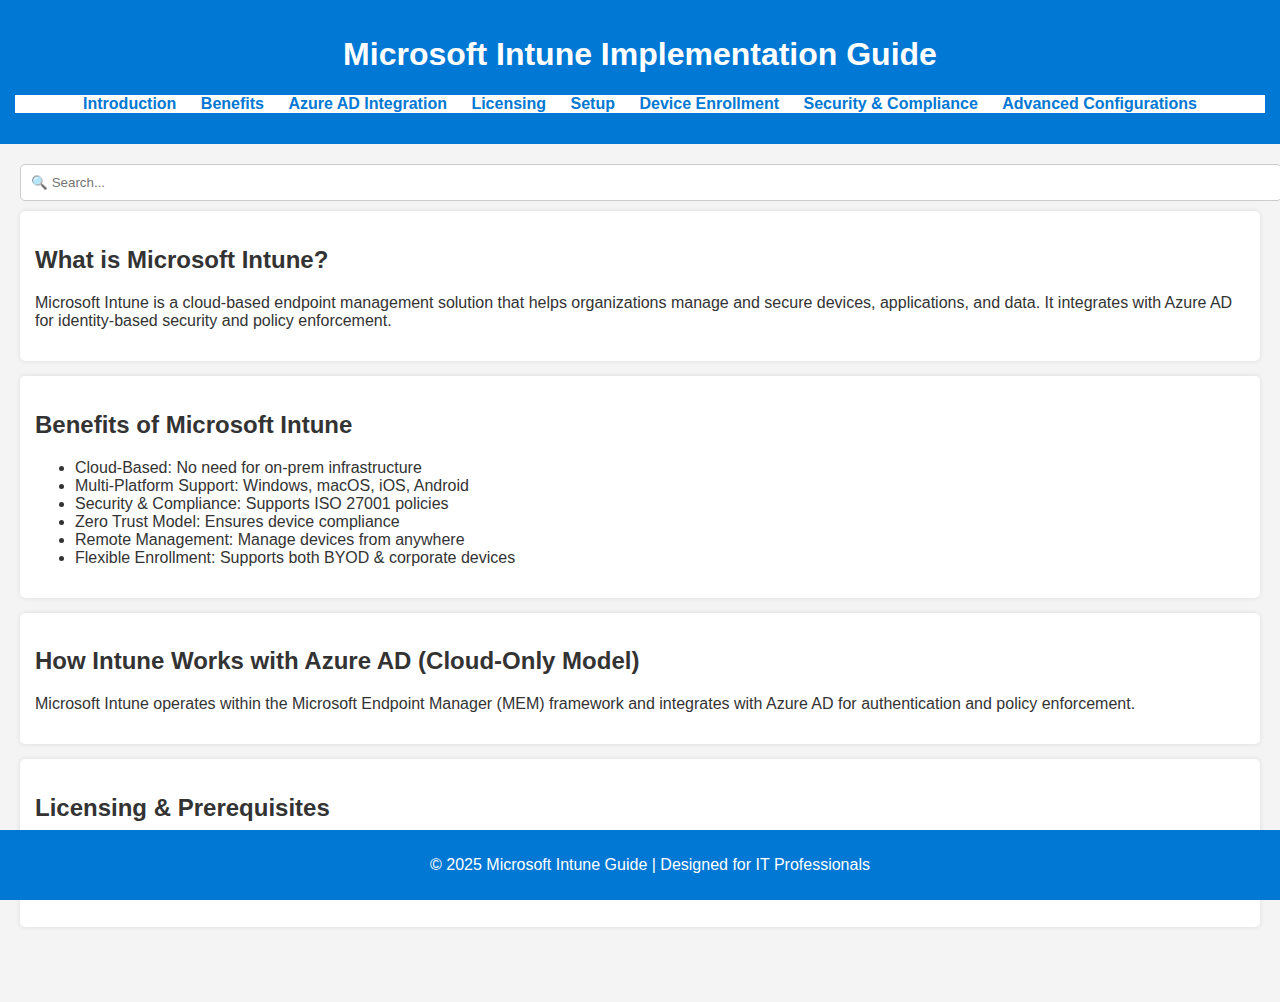
<file: index2.html>
<!DOCTYPE html>
<html lang="en">
<head>
    <meta charset="UTF-8">
    <meta name="viewport" content="width=device-width, initial-scale=1.0">
    <meta name="description" content="Comprehensive Microsoft Intune Implementation Guide for IT professionals.">
    <title>Microsoft Intune Implementation Guide</title>
    <style>
        body {
            font-family: Arial, sans-serif;
            margin: 0;
            padding: 0;
            background-color: #f4f4f4;
            color: #333;
        }
        header {
            background: #0078D4;
            color: white;
            padding: 15px;
            text-align: center;
            position: sticky;
            top: 0;
            z-index: 1000;
        }
        nav ul {
            list-style: none;
            padding: 0;
            background: white;
            text-align: center;
        }
        nav ul li {
            display: inline;
            margin: 0 10px;
        }
        nav ul li a {
            color: #0078D4;
            text-decoration: none;
            font-weight: bold;
        }
        main {
            padding: 20px;
            padding-bottom: 60px;
        }
        section {
            background: white;
            padding: 15px;
            margin-bottom: 15px;
            border-radius: 5px;
            box-shadow: 0 0 5px rgba(0, 0, 0, 0.1);
        }
        .fade-in {
            opacity: 0;
            transform: translateY(20px);
            transition: opacity 0.5s, transform 0.5s;
        }
        .fade-in.visible {
            opacity: 1;
            transform: translateY(0);
        }
        footer {
            background: #0078D4;
            color: white;
            text-align: center;
            padding: 10px;
            position: fixed;
            bottom: 0;
            width: 100%;
        }
        #search {
            width: 100%;
            padding: 10px;
            margin-bottom: 10px;
            border: 1px solid #ccc;
            border-radius: 5px;
        }
    </style>
    <script>
        document.addEventListener("DOMContentLoaded", function() {
            const sections = document.querySelectorAll(".fade-in");
            const observer = new IntersectionObserver(entries => {
                entries.forEach(entry => {
                    if (entry.isIntersecting) {
                        entry.target.classList.add("visible");
                    }
                });
            }, { threshold: 0.1 });

            sections.forEach(section => {
                observer.observe(section);
            });

            document.getElementById("search").addEventListener("input", function(e) {
                const term = e.target.value.toLowerCase();
                sections.forEach(section => {
                    section.style.visibility = section.textContent.toLowerCase().includes(term) ? "visible" : "hidden";
                    section.style.opacity = section.textContent.toLowerCase().includes(term) ? "1" : "0";
                    section.style.transition = "opacity 0.3s ease";
                });
            });
        });
    </script>
</head>
<body>
    <header>
        <h1>Microsoft Intune Implementation Guide</h1>
        <nav>
            <ul>
                <li><a href="#intro">Introduction</a></li>
                <li><a href="#benefits">Benefits</a></li>
                <li><a href="#azure-ad">Azure AD Integration</a></li>
                <li><a href="#licensing">Licensing</a></li>
                <li><a href="#setup">Setup</a></li>
                <li><a href="#enrollment">Device Enrollment</a></li>
                <li><a href="#security">Security & Compliance</a></li>
                <li><a href="#advanced">Advanced Configurations</a></li>
            </ul>
        </nav>
    </header>
    <main>
        <input type="text" id="search" placeholder="🔍 Search...">
        <section id="intro" class="fade-in">
            <h2>What is Microsoft Intune?</h2>
            <p>Microsoft Intune is a cloud-based endpoint management solution that helps organizations manage and secure devices, applications, and data. It integrates with Azure AD for identity-based security and policy enforcement.</p>
        </section>
        <section id="benefits" class="fade-in">
            <h2>Benefits of Microsoft Intune</h2>
            <ul>
                <li>Cloud-Based: No need for on-prem infrastructure</li>
                <li>Multi-Platform Support: Windows, macOS, iOS, Android</li>
                <li>Security & Compliance: Supports ISO 27001 policies</li>
                <li>Zero Trust Model: Ensures device compliance</li>
                <li>Remote Management: Manage devices from anywhere</li>
                <li>Flexible Enrollment: Supports both BYOD & corporate devices</li>
            </ul>
        </section>
        <section id="azure-ad" class="fade-in">
            <h2>How Intune Works with Azure AD (Cloud-Only Model)</h2>
            <p>Microsoft Intune operates within the Microsoft Endpoint Manager (MEM) framework and integrates with Azure AD for authentication and policy enforcement.</p>
        </section>
        <section id="licensing" class="fade-in">
            <h2>Licensing & Prerequisites</h2>
            <ul>
                <li>Microsoft 365 E3 / E5</li>
                <li>Enterprise Mobility + Security (EMS) E3 / E5</li>
                <li>Microsoft 365 Business Premium</li>
            </ul>
        </section>
    </main>
    <footer>
        <p>&copy; 2025 Microsoft Intune Guide | Designed for IT Professionals</p>
    </footer>
</body>
</html>
</file>
